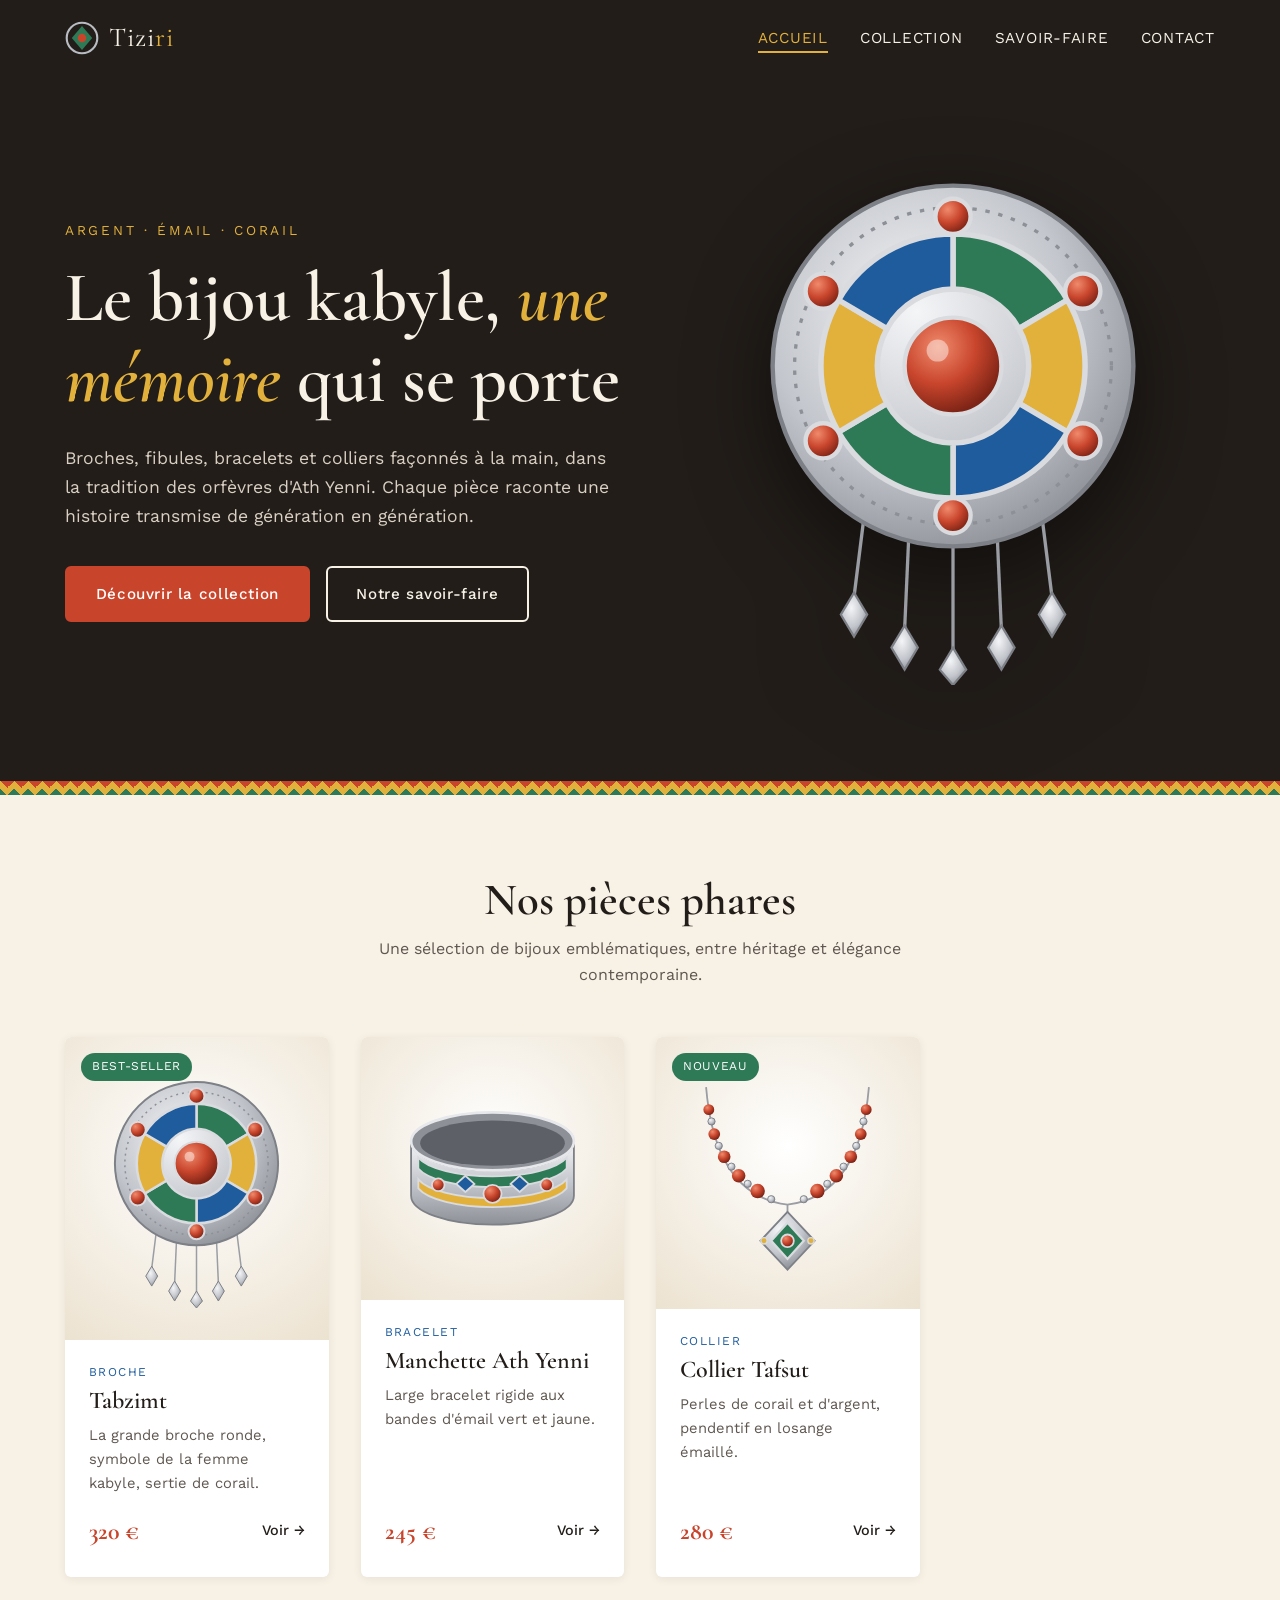
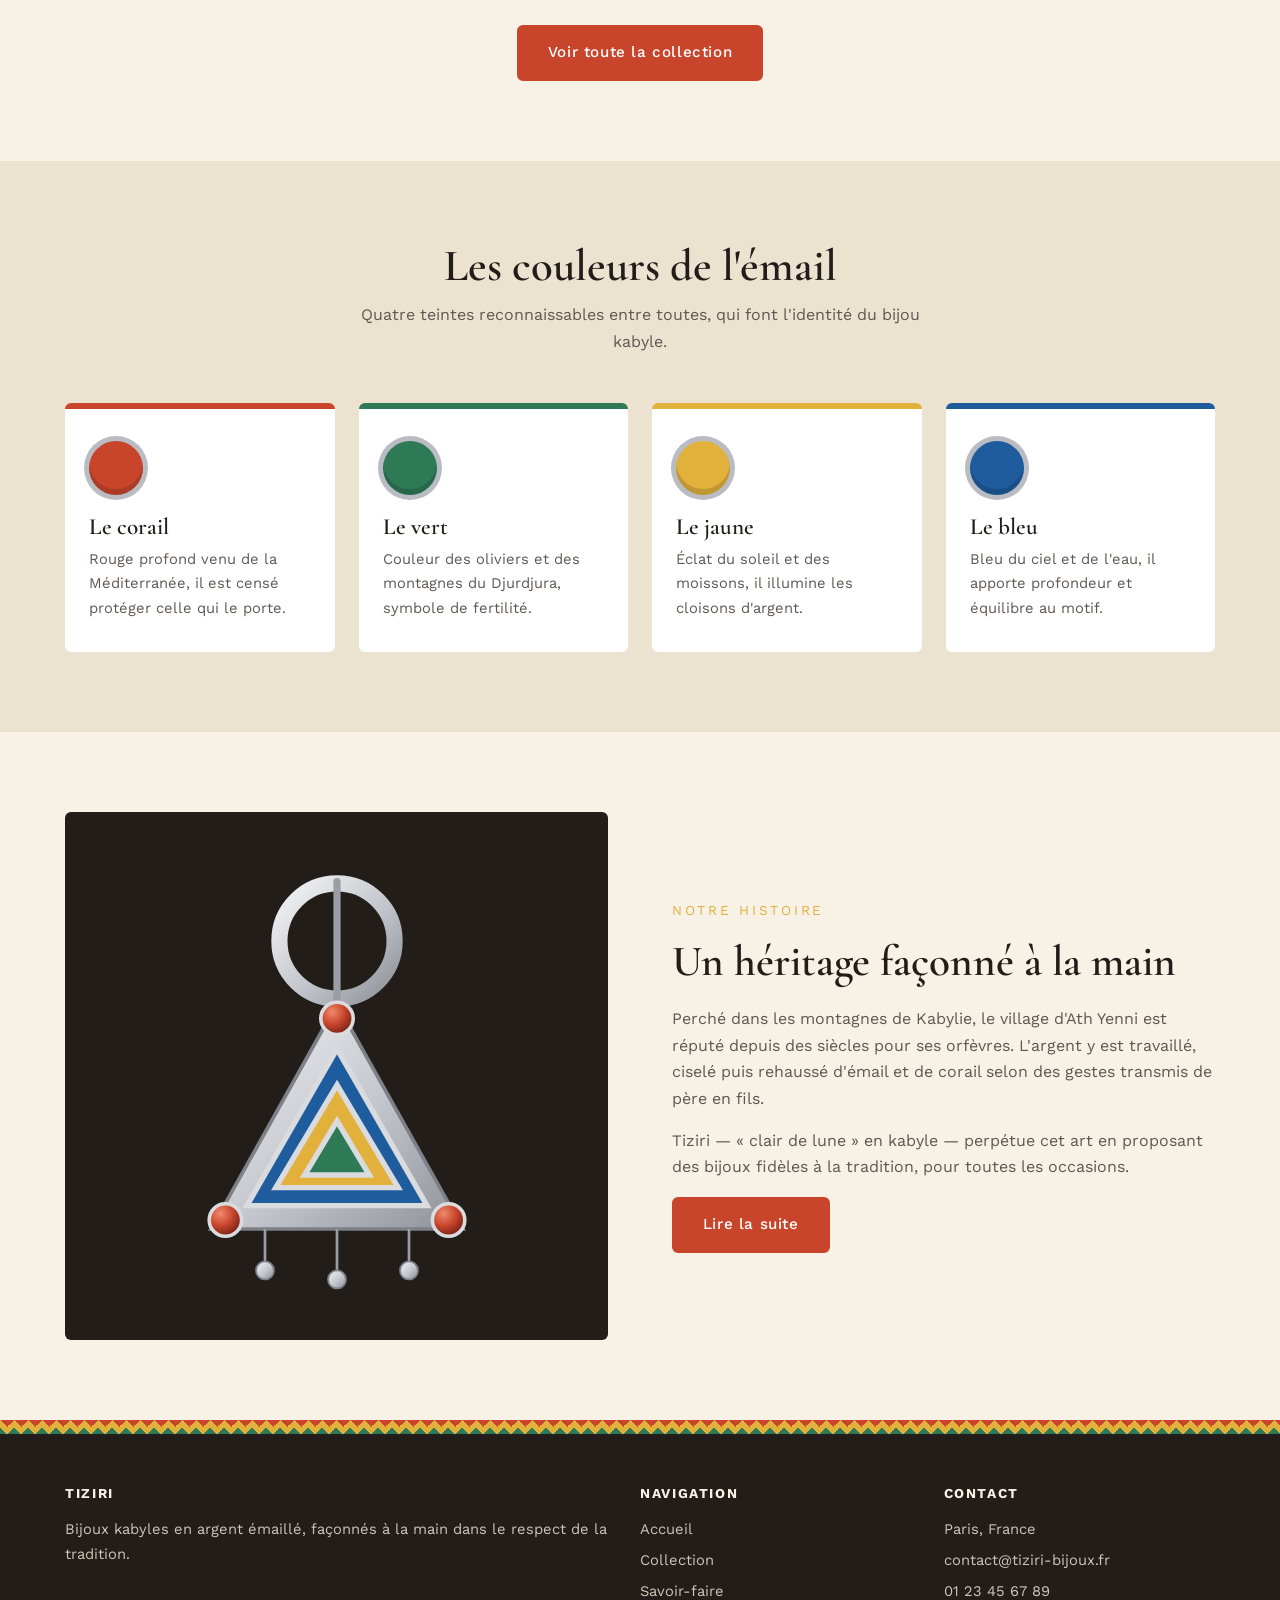
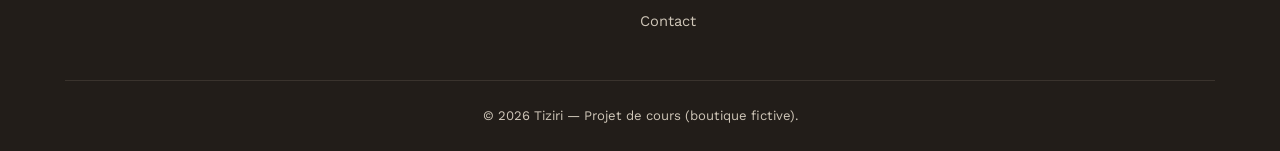
<file: index.html>
<!DOCTYPE html>
<html lang="fr">
<head>
  <meta charset="UTF-8">
  <meta name="viewport" content="width=device-width, initial-scale=1.0">
  <meta name="description" content="Tiziri, boutique de bijoux kabyles en argent émaillé et corail, inspirés du savoir-faire d'Ath Yenni.">
  <title>Tiziri — Bijoux kabyles en argent émaillé</title>

  <!-- Polices Google -->
  <link rel="preconnect" href="https://fonts.googleapis.com">
  <link rel="preconnect" href="https://fonts.gstatic.com" crossorigin>
  <link href="https://fonts.googleapis.com/css2?family=Cormorant+Garamond:ital,wght@0,600;0,700;1,600&family=Work+Sans:wght@400;500&display=swap" rel="stylesheet">

  <link rel="stylesheet" href="css/style.css">
</head>
<body>

  <!-- ===== EN-TÊTE ===== -->
  <header class="entete">
    <div class="conteneur">
      <a href="index.html" class="logo" aria-label="Tiziri, retour à l'accueil">
        <svg viewBox="0 0 40 40" aria-hidden="true">
          <circle cx="20" cy="20" r="18" fill="none" stroke="#b9bcc2" stroke-width="2.5"/>
          <path d="M20 6 L32 20 L20 34 L8 20Z" fill="#2e7a57"/>
          <circle cx="20" cy="20" r="5" fill="#c8452c"/>
        </svg>
        <span class="logo-texte">Tizi<span>ri</span></span>
      </a>

      <button class="burger" aria-label="Ouvrir le menu" aria-expanded="false">
        <span></span><span></span><span></span>
      </button>

      <nav>
        <ul class="menu">
          <li><a href="index.html" class="actif">Accueil</a></li>
          <li><a href="collection.html">Collection</a></li>
          <li><a href="savoir-faire.html">Savoir-faire</a></li>
          <li><a href="contact.html">Contact</a></li>
        </ul>
      </nav>
    </div>
  </header>

  <main>
    <!-- ===== HERO ===== -->
    <section class="hero">
      <div class="conteneur">
        <div>
          <span class="surtitre">Argent · Émail · Corail</span>
          <h1>Le bijou kabyle, <em>une mémoire</em> qui se porte</h1>
          <p>
            Broches, fibules, bracelets et colliers façonnés à la main, dans la
            tradition des orfèvres d'Ath Yenni. Chaque pièce raconte une histoire
            transmise de génération en génération.
          </p>
          <div class="actions">
            <a href="collection.html" class="bouton">Découvrir la collection</a>
            <a href="savoir-faire.html" class="bouton bouton-clair">Notre savoir-faire</a>
          </div>
        </div>
        <div class="hero-visuel">
          <img src="images/tabzimt.svg" alt="Grande broche ronde en argent, émail vert, jaune et bleu, ornée de corail">
        </div>
      </div>
    </section>
    <div class="frise" aria-hidden="true"></div>

    <!-- ===== PIÈCES PHARES ===== -->
    <section class="section">
      <div class="conteneur">
        <div class="titre-section">
          <h2>Nos pièces phares</h2>
          <p>Une sélection de bijoux emblématiques, entre héritage et élégance contemporaine.</p>
        </div>

        <div class="grille-produits">
          <article class="carte">
            <div class="carte-image">
              <span class="badge">Best-seller</span>
              <img src="images/tabzimt.svg" alt="Broche ronde Tabzimt">
            </div>
            <div class="carte-contenu">
              <span class="categorie">Broche</span>
              <h3>Tabzimt</h3>
              <p>La grande broche ronde, symbole de la femme kabyle, sertie de corail.</p>
              <div class="carte-pied">
                <span class="prix">320 €</span>
                <a href="collection.html" class="lien-fleche">Voir →</a>
              </div>
            </div>
          </article>

          <article class="carte">
            <div class="carte-image">
              <img src="images/bracelet.svg" alt="Bracelet manchette émaillé">
            </div>
            <div class="carte-contenu">
              <span class="categorie">Bracelet</span>
              <h3>Manchette Ath Yenni</h3>
              <p>Large bracelet rigide aux bandes d'émail vert et jaune.</p>
              <div class="carte-pied">
                <span class="prix">245 €</span>
                <a href="collection.html" class="lien-fleche">Voir →</a>
              </div>
            </div>
          </article>

          <article class="carte">
            <div class="carte-image">
              <span class="badge">Nouveau</span>
              <img src="images/collier.svg" alt="Collier de perles de corail avec pendentif">
            </div>
            <div class="carte-contenu">
              <span class="categorie">Collier</span>
              <h3>Collier Tafsut</h3>
              <p>Perles de corail et d'argent, pendentif en losange émaillé.</p>
              <div class="carte-pied">
                <span class="prix">280 €</span>
                <a href="collection.html" class="lien-fleche">Voir →</a>
              </div>
            </div>
          </article>
        </div>

        <div class="centre">
          <a href="collection.html" class="bouton">Voir toute la collection</a>
        </div>
      </div>
    </section>

    <!-- ===== LES COULEURS DE L'ÉMAIL ===== -->
    <section class="section section-alt">
      <div class="conteneur">
        <div class="titre-section">
          <h2>Les couleurs de l'émail</h2>
          <p>Quatre teintes reconnaissables entre toutes, qui font l'identité du bijou kabyle.</p>
        </div>

        <div class="couleurs">
          <div class="couleur" style="--teinte: var(--corail)">
            <div class="pastille"></div>
            <h3>Le corail</h3>
            <p>Rouge profond venu de la Méditerranée, il est censé protéger celle qui le porte.</p>
          </div>
          <div class="couleur" style="--teinte: var(--vert)">
            <div class="pastille"></div>
            <h3>Le vert</h3>
            <p>Couleur des oliviers et des montagnes du Djurdjura, symbole de fertilité.</p>
          </div>
          <div class="couleur" style="--teinte: var(--jaune)">
            <div class="pastille"></div>
            <h3>Le jaune</h3>
            <p>Éclat du soleil et des moissons, il illumine les cloisons d'argent.</p>
          </div>
          <div class="couleur" style="--teinte: var(--bleu)">
            <div class="pastille"></div>
            <h3>Le bleu</h3>
            <p>Bleu du ciel et de l'eau, il apporte profondeur et équilibre au motif.</p>
          </div>
        </div>
      </div>
    </section>

    <!-- ===== HISTOIRE (APERÇU) ===== -->
    <section class="section">
      <div class="conteneur deux-colonnes">
        <div class="cadre-visuel">
          <img src="images/fibule.svg" alt="Fibule triangulaire émaillée">
        </div>
        <div>
          <span class="surtitre">Notre histoire</span>
          <h2>Un héritage façonné à la main</h2>
          <p>
            Perché dans les montagnes de Kabylie, le village d'Ath Yenni est réputé
            depuis des siècles pour ses orfèvres. L'argent y est travaillé, ciselé
            puis rehaussé d'émail et de corail selon des gestes transmis de père en fils.
          </p>
          <p>
            Tiziri — « clair de lune » en kabyle — perpétue cet art en proposant des
            bijoux fidèles à la tradition, pour toutes les occasions.
          </p>
          <a href="savoir-faire.html" class="bouton">Lire la suite</a>
        </div>
      </div>
    </section>
  </main>

  <!-- ===== PIED DE PAGE ===== -->
  <footer class="pied">
    <div class="frise" aria-hidden="true" style="margin-top:-3.5rem; margin-bottom:3rem;"></div>
    <div class="conteneur">
      <div class="pied-grille">
        <div>
          <h4>Tiziri</h4>
          <p>Bijoux kabyles en argent émaillé, façonnés à la main dans le respect de la tradition.</p>
        </div>
        <div>
          <h4>Navigation</h4>
          <ul>
            <li><a href="index.html">Accueil</a></li>
            <li><a href="collection.html">Collection</a></li>
            <li><a href="savoir-faire.html">Savoir-faire</a></li>
            <li><a href="contact.html">Contact</a></li>
          </ul>
        </div>
        <div>
          <h4>Contact</h4>
          <ul>
            <li>Paris, France</li>
            <li>contact@tiziri-bijoux.fr</li>
            <li>01 23 45 67 89</li>
          </ul>
        </div>
      </div>
      <p class="copyright">© <span class="annee">2026</span> Tiziri — Projet de cours (boutique fictive).</p>
    </div>
  </footer>

  <script src="js/main.js"></script>
</body>
</html>
</file>
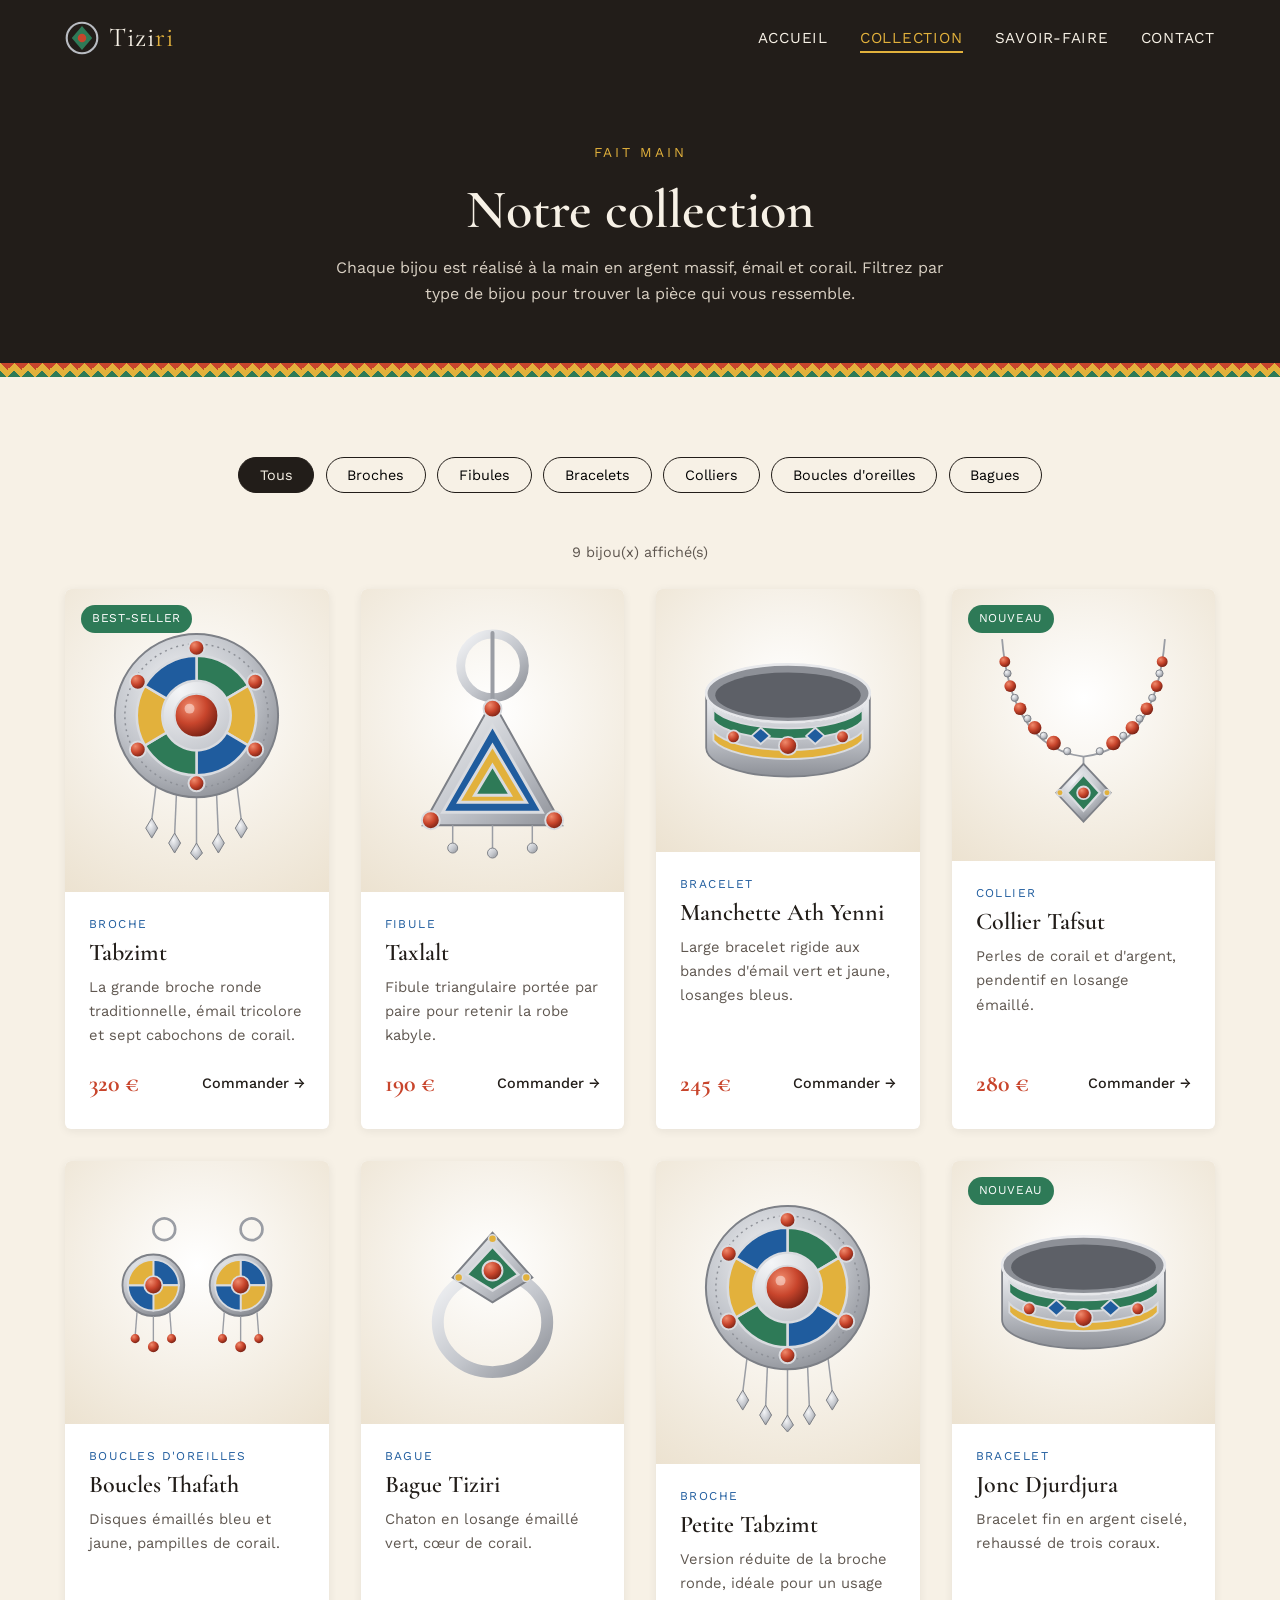
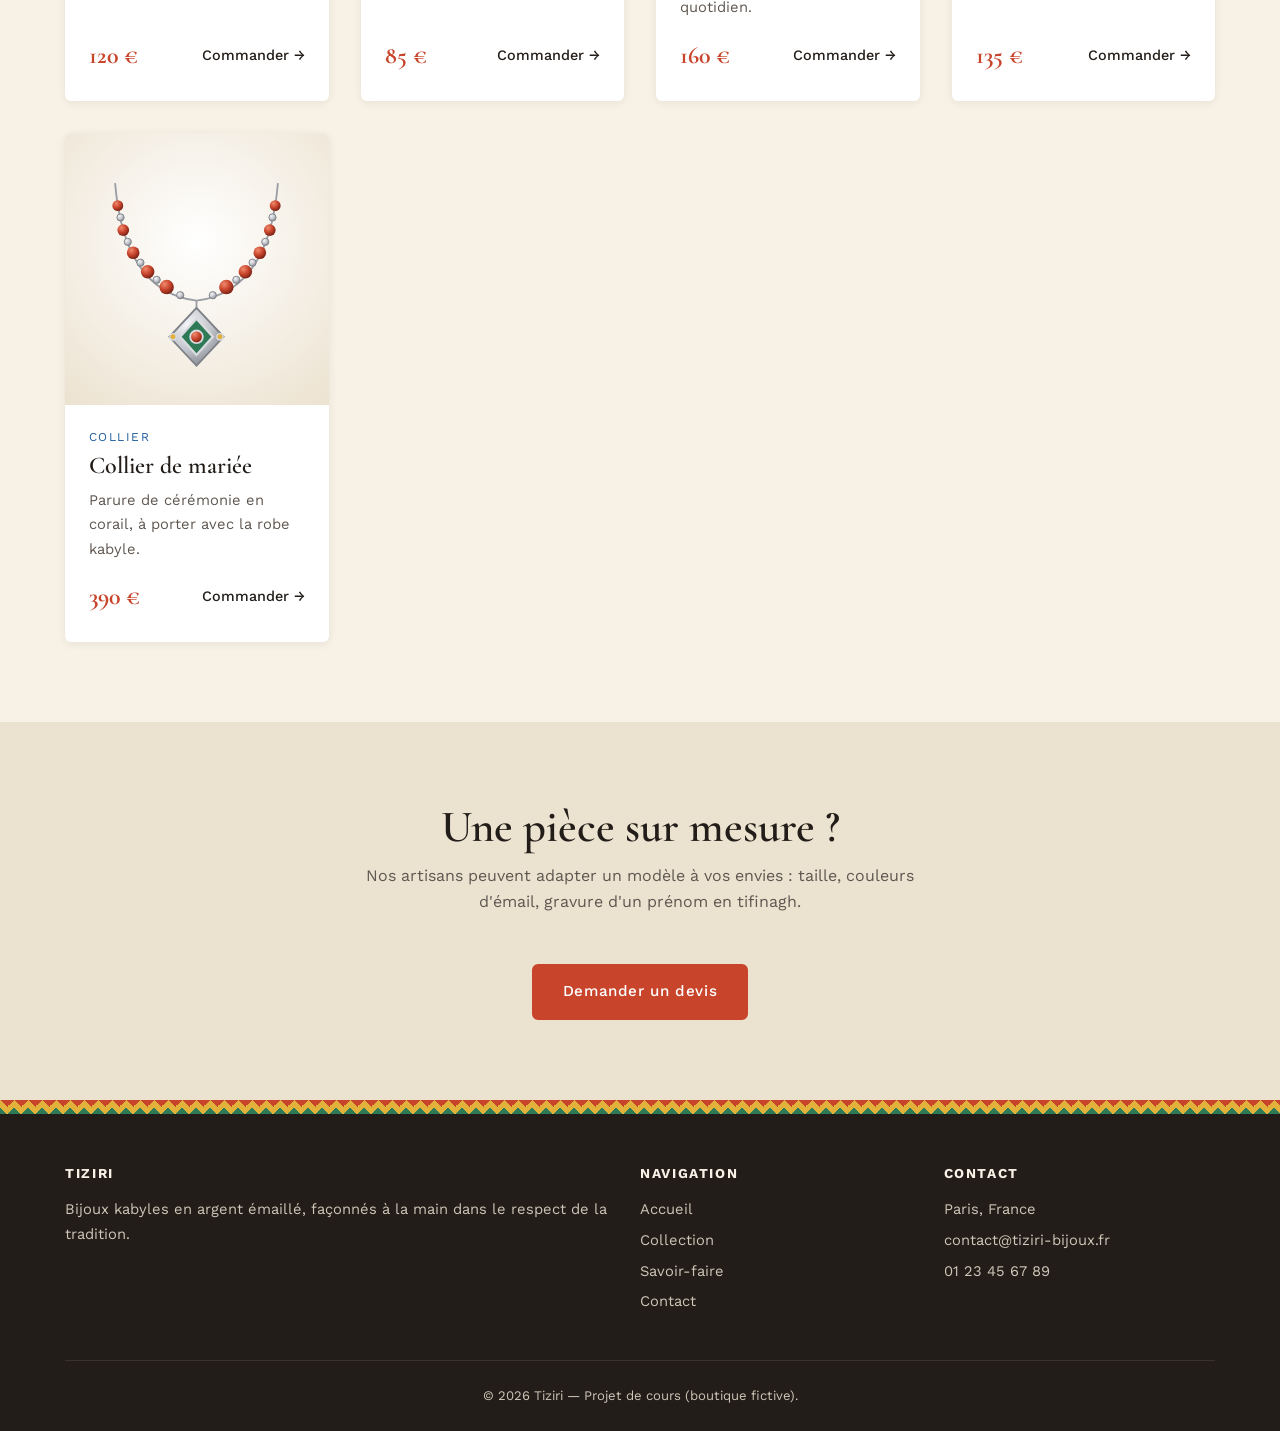
<file: collection.html>
<!DOCTYPE html>
<html lang="fr">
<head>
  <meta charset="UTF-8">
  <meta name="viewport" content="width=device-width, initial-scale=1.0">
  <meta name="description" content="Découvrez la collection Tiziri : broches, fibules, bracelets, colliers et bagues kabyles en argent émaillé.">
  <title>Collection — Tiziri, bijoux kabyles</title>

  <!-- Polices Google -->
  <link rel="preconnect" href="https://fonts.googleapis.com">
  <link rel="preconnect" href="https://fonts.gstatic.com" crossorigin>
  <link href="https://fonts.googleapis.com/css2?family=Cormorant+Garamond:ital,wght@0,600;0,700;1,600&family=Work+Sans:wght@400;500&display=swap" rel="stylesheet">

  <link rel="stylesheet" href="css/style.css">
</head>
<body>

  <!-- ===== EN-TÊTE ===== -->
  <header class="entete">
    <div class="conteneur">
      <a href="index.html" class="logo" aria-label="Tiziri, retour à l'accueil">
        <svg viewBox="0 0 40 40" aria-hidden="true">
          <circle cx="20" cy="20" r="18" fill="none" stroke="#b9bcc2" stroke-width="2.5"/>
          <path d="M20 6 L32 20 L20 34 L8 20Z" fill="#2e7a57"/>
          <circle cx="20" cy="20" r="5" fill="#c8452c"/>
        </svg>
        <span class="logo-texte">Tizi<span>ri</span></span>
      </a>

      <button class="burger" aria-label="Ouvrir le menu" aria-expanded="false">
        <span></span><span></span><span></span>
      </button>

      <nav>
        <ul class="menu">
          <li><a href="index.html">Accueil</a></li>
          <li><a href="collection.html" class="actif">Collection</a></li>
          <li><a href="savoir-faire.html">Savoir-faire</a></li>
          <li><a href="contact.html">Contact</a></li>
        </ul>
      </nav>
    </div>
  </header>

    <main>
    <section class="bandeau">
      <div class="conteneur">
        <span class="surtitre">Fait main</span>
        <h1>Notre collection</h1>
        <p>Chaque bijou est réalisé à la main en argent massif, émail et corail. Filtrez par type de bijou pour trouver la pièce qui vous ressemble.</p>
      </div>
    </section>
    <div class="frise" aria-hidden="true"></div>

    <section class="section">
      <div class="conteneur">
        <!-- Boutons de filtre : gérés par js/main.js -->
        <div class="filtres" role="group" aria-label="Filtrer par catégorie">
          <button class="filtre actif" data-filtre="tous">Tous</button>
          <button class="filtre" data-filtre="broche">Broches</button>
          <button class="filtre" data-filtre="fibule">Fibules</button>
          <button class="filtre" data-filtre="bracelet">Bracelets</button>
          <button class="filtre" data-filtre="collier">Colliers</button>
          <button class="filtre" data-filtre="boucles">Boucles d'oreilles</button>
          <button class="filtre" data-filtre="bague">Bagues</button>
        </div>

        <p class="compteur" aria-live="polite"><span id="nb-produits">9</span> bijou(x) affiché(s)</p>

        <div class="grille-produits">
          <article class="carte" data-categorie="broche">
            <div class="carte-image">
              <span class="badge">Best-seller</span>
              <img src="images/tabzimt.svg" alt="Tabzimt">
            </div>
            <div class="carte-contenu">
              <span class="categorie">Broche</span>
              <h3>Tabzimt</h3>
              <p>La grande broche ronde traditionnelle, émail tricolore et sept cabochons de corail.</p>
              <div class="carte-pied">
                <span class="prix">320 €</span>
                <a href="contact.html" class="lien-fleche">Commander →</a>
              </div>
            </div>
          </article>

          <article class="carte" data-categorie="fibule">
            <div class="carte-image">
              <img src="images/fibule.svg" alt="Taxlalt">
            </div>
            <div class="carte-contenu">
              <span class="categorie">Fibule</span>
              <h3>Taxlalt</h3>
              <p>Fibule triangulaire portée par paire pour retenir la robe kabyle.</p>
              <div class="carte-pied">
                <span class="prix">190 €</span>
                <a href="contact.html" class="lien-fleche">Commander →</a>
              </div>
            </div>
          </article>

          <article class="carte" data-categorie="bracelet">
            <div class="carte-image">
              <img src="images/bracelet.svg" alt="Manchette Ath Yenni">
            </div>
            <div class="carte-contenu">
              <span class="categorie">Bracelet</span>
              <h3>Manchette Ath Yenni</h3>
              <p>Large bracelet rigide aux bandes d'émail vert et jaune, losanges bleus.</p>
              <div class="carte-pied">
                <span class="prix">245 €</span>
                <a href="contact.html" class="lien-fleche">Commander →</a>
              </div>
            </div>
          </article>

          <article class="carte" data-categorie="collier">
            <div class="carte-image">
              <span class="badge">Nouveau</span>
              <img src="images/collier.svg" alt="Collier Tafsut">
            </div>
            <div class="carte-contenu">
              <span class="categorie">Collier</span>
              <h3>Collier Tafsut</h3>
              <p>Perles de corail et d'argent, pendentif en losange émaillé.</p>
              <div class="carte-pied">
                <span class="prix">280 €</span>
                <a href="contact.html" class="lien-fleche">Commander →</a>
              </div>
            </div>
          </article>

          <article class="carte" data-categorie="boucles">
            <div class="carte-image">
              <img src="images/boucles.svg" alt="Boucles Thafath">
            </div>
            <div class="carte-contenu">
              <span class="categorie">Boucles d'oreilles</span>
              <h3>Boucles Thafath</h3>
              <p>Disques émaillés bleu et jaune, pampilles de corail.</p>
              <div class="carte-pied">
                <span class="prix">120 €</span>
                <a href="contact.html" class="lien-fleche">Commander →</a>
              </div>
            </div>
          </article>

          <article class="carte" data-categorie="bague">
            <div class="carte-image">
              <img src="images/bague.svg" alt="Bague Tiziri">
            </div>
            <div class="carte-contenu">
              <span class="categorie">Bague</span>
              <h3>Bague Tiziri</h3>
              <p>Chaton en losange émaillé vert, cœur de corail.</p>
              <div class="carte-pied">
                <span class="prix">85 €</span>
                <a href="contact.html" class="lien-fleche">Commander →</a>
              </div>
            </div>
          </article>

          <article class="carte" data-categorie="broche">
            <div class="carte-image">
              <img src="images/tabzimt.svg" alt="Petite Tabzimt">
            </div>
            <div class="carte-contenu">
              <span class="categorie">Broche</span>
              <h3>Petite Tabzimt</h3>
              <p>Version réduite de la broche ronde, idéale pour un usage quotidien.</p>
              <div class="carte-pied">
                <span class="prix">160 €</span>
                <a href="contact.html" class="lien-fleche">Commander →</a>
              </div>
            </div>
          </article>

          <article class="carte" data-categorie="bracelet">
            <div class="carte-image">
              <span class="badge">Nouveau</span>
              <img src="images/bracelet.svg" alt="Jonc Djurdjura">
            </div>
            <div class="carte-contenu">
              <span class="categorie">Bracelet</span>
              <h3>Jonc Djurdjura</h3>
              <p>Bracelet fin en argent ciselé, rehaussé de trois coraux.</p>
              <div class="carte-pied">
                <span class="prix">135 €</span>
                <a href="contact.html" class="lien-fleche">Commander →</a>
              </div>
            </div>
          </article>

          <article class="carte" data-categorie="collier">
            <div class="carte-image">
              <img src="images/collier.svg" alt="Collier de mariée">
            </div>
            <div class="carte-contenu">
              <span class="categorie">Collier</span>
              <h3>Collier de mariée</h3>
              <p>Parure de cérémonie en corail, à porter avec la robe kabyle.</p>
              <div class="carte-pied">
                <span class="prix">390 €</span>
                <a href="contact.html" class="lien-fleche">Commander →</a>
              </div>
            </div>
          </article>
        </div>
      </div>
    </section>

    <section class="section section-alt">
      <div class="conteneur">
        <div class="titre-section">
          <h2>Une pièce sur mesure ?</h2>
          <p>Nos artisans peuvent adapter un modèle à vos envies : taille, couleurs d'émail, gravure d'un prénom en tifinagh.</p>
        </div>
        <div class="centre" style="margin-top:0">
          <a href="contact.html" class="bouton">Demander un devis</a>
        </div>
      </div>
    </section>
  </main>

  <!-- ===== PIED DE PAGE ===== -->
  <footer class="pied">
    <div class="frise" aria-hidden="true" style="margin-top:-3.5rem; margin-bottom:3rem;"></div>
    <div class="conteneur">
      <div class="pied-grille">
        <div>
          <h4>Tiziri</h4>
          <p>Bijoux kabyles en argent émaillé, façonnés à la main dans le respect de la tradition.</p>
        </div>
        <div>
          <h4>Navigation</h4>
          <ul>
            <li><a href="index.html">Accueil</a></li>
            <li><a href="collection.html">Collection</a></li>
            <li><a href="savoir-faire.html">Savoir-faire</a></li>
            <li><a href="contact.html">Contact</a></li>
          </ul>
        </div>
        <div>
          <h4>Contact</h4>
          <ul>
            <li>Paris, France</li>
            <li>contact@tiziri-bijoux.fr</li>
            <li>01 23 45 67 89</li>
          </ul>
        </div>
      </div>
      <p class="copyright">© <span class="annee">2026</span> Tiziri — Projet de cours (boutique fictive).</p>
    </div>
  </footer>

  <script src="js/main.js"></script>
</body>
</html>
</file>
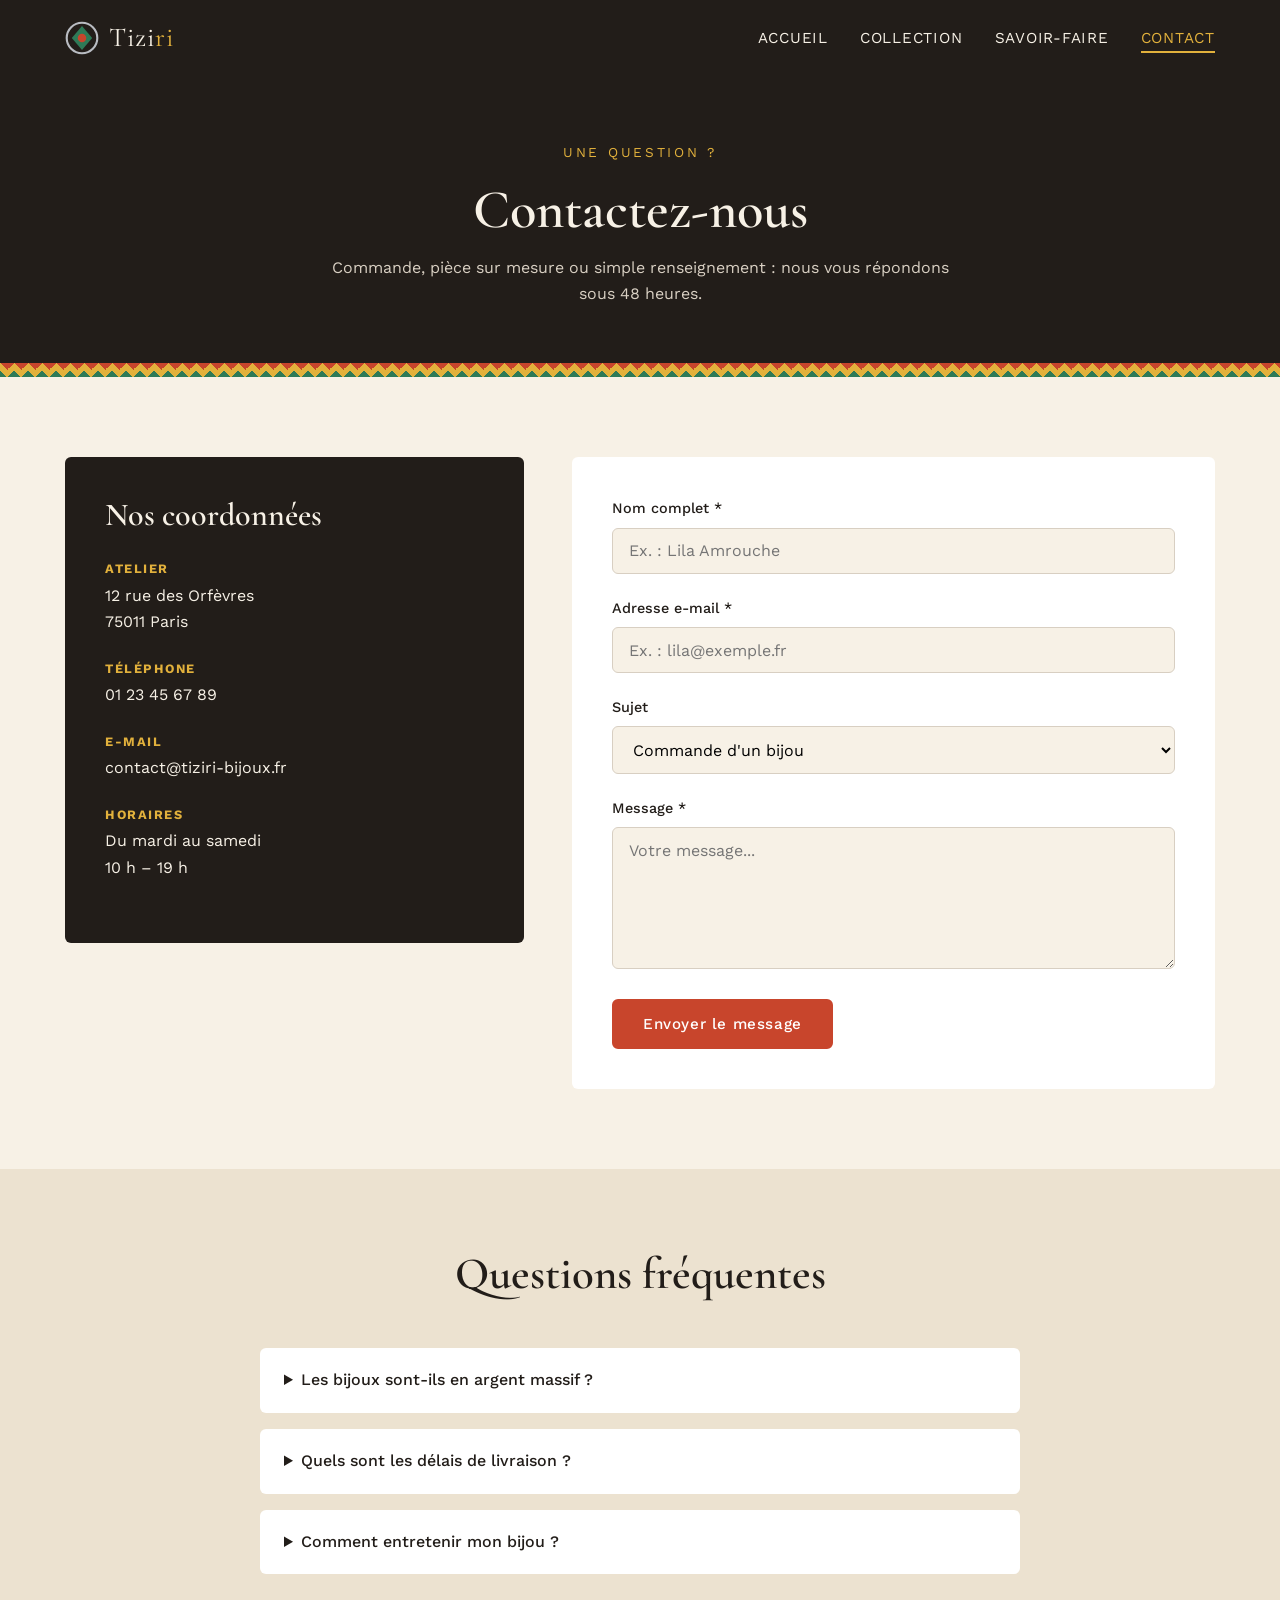
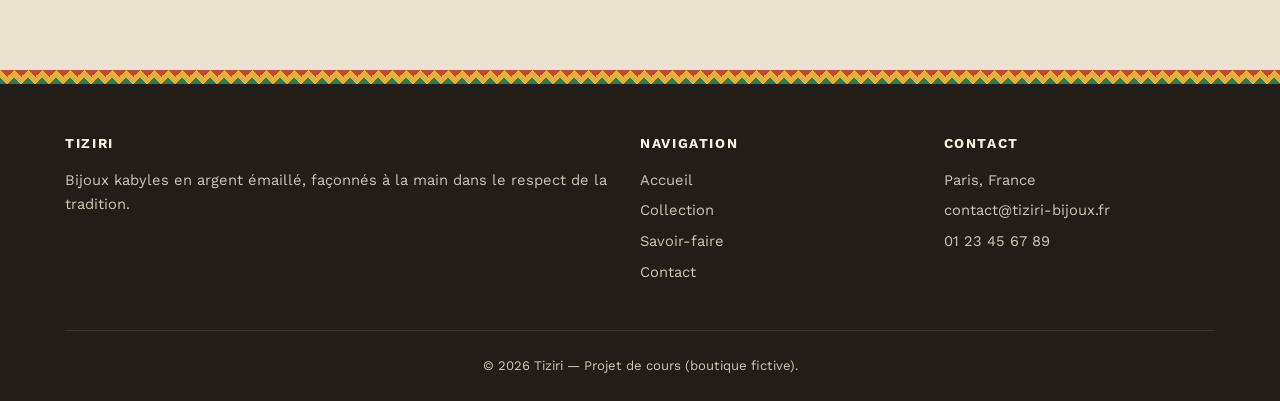
<file: contact.html>
<!DOCTYPE html>
<html lang="fr">
<head>
  <meta charset="UTF-8">
  <meta name="viewport" content="width=device-width, initial-scale=1.0">
  <meta name="description" content="Contactez Tiziri pour une commande, une pièce sur mesure ou un renseignement sur nos bijoux kabyles.">
  <title>Contact — Tiziri, bijoux kabyles</title>

  <!-- Polices Google -->
  <link rel="preconnect" href="https://fonts.googleapis.com">
  <link rel="preconnect" href="https://fonts.gstatic.com" crossorigin>
  <link href="https://fonts.googleapis.com/css2?family=Cormorant+Garamond:ital,wght@0,600;0,700;1,600&family=Work+Sans:wght@400;500&display=swap" rel="stylesheet">

  <link rel="stylesheet" href="css/style.css">
</head>
<body>

  <!-- ===== EN-TÊTE ===== -->
  <header class="entete">
    <div class="conteneur">
      <a href="index.html" class="logo" aria-label="Tiziri, retour à l'accueil">
        <svg viewBox="0 0 40 40" aria-hidden="true">
          <circle cx="20" cy="20" r="18" fill="none" stroke="#b9bcc2" stroke-width="2.5"/>
          <path d="M20 6 L32 20 L20 34 L8 20Z" fill="#2e7a57"/>
          <circle cx="20" cy="20" r="5" fill="#c8452c"/>
        </svg>
        <span class="logo-texte">Tizi<span>ri</span></span>
      </a>

      <button class="burger" aria-label="Ouvrir le menu" aria-expanded="false">
        <span></span><span></span><span></span>
      </button>

      <nav>
        <ul class="menu">
          <li><a href="index.html">Accueil</a></li>
          <li><a href="collection.html">Collection</a></li>
          <li><a href="savoir-faire.html">Savoir-faire</a></li>
          <li><a href="contact.html" class="actif">Contact</a></li>
        </ul>
      </nav>
    </div>
  </header>

    <main>
    <section class="bandeau">
      <div class="conteneur">
        <span class="surtitre">Une question ?</span>
        <h1>Contactez-nous</h1>
        <p>Commande, pièce sur mesure ou simple renseignement : nous vous répondons sous 48 heures.</p>
      </div>
    </section>
    <div class="frise" aria-hidden="true"></div>

    <section class="section">
      <div class="conteneur contact-grille">
        <aside class="infos">
          <h2>Nos coordonnées</h2>
          <div class="info">
            <strong>Atelier</strong>
            12 rue des Orfèvres<br>75011 Paris
          </div>
          <div class="info">
            <strong>Téléphone</strong>
            01 23 45 67 89
          </div>
          <div class="info">
            <strong>E-mail</strong>
            contact@tiziri-bijoux.fr
          </div>
          <div class="info">
            <strong>Horaires</strong>
            Du mardi au samedi<br>10 h – 19 h
          </div>
        </aside>

        <!-- novalidate : la vérification est faite en JavaScript (js/main.js) -->
        <form class="formulaire" id="formulaire-contact" novalidate>
          <div class="champ">
            <label for="nom">Nom complet *</label>
            <input type="text" id="nom" name="nom" placeholder="Ex. : Lila Amrouche">
            <span class="message-erreur">Veuillez indiquer votre nom (2 caractères minimum).</span>
          </div>

          <div class="champ">
            <label for="email">Adresse e-mail *</label>
            <input type="email" id="email" name="email" placeholder="Ex. : lila@exemple.fr">
            <span class="message-erreur">Veuillez saisir une adresse e-mail valide.</span>
          </div>

          <div class="champ">
            <label for="sujet">Sujet</label>
            <select id="sujet" name="sujet">
              <option value="commande">Commande d'un bijou</option>
              <option value="sur-mesure">Pièce sur mesure</option>
              <option value="info">Renseignement</option>
              <option value="autre">Autre</option>
            </select>
          </div>

          <div class="champ">
            <label for="message">Message *</label>
            <textarea id="message" name="message" rows="6" placeholder="Votre message..."></textarea>
            <span class="message-erreur">Votre message doit contenir au moins 10 caractères.</span>
          </div>

          <button type="submit" class="bouton">Envoyer le message</button>
          <p class="confirmation" id="confirmation" role="status"></p>
        </form>
      </div>
    </section>

    <!-- FAQ -->
    <section class="section section-alt">
      <div class="conteneur">
        <div class="titre-section">
          <h2>Questions fréquentes</h2>
        </div>
        <div class="faq">
          <details>
            <summary>Les bijoux sont-ils en argent massif ?</summary>
            <p>Oui, toutes nos pièces sont réalisées en argent massif 925, rehaussé d'émail et de corail.</p>
          </details>
          <details>
            <summary>Quels sont les délais de livraison ?</summary>
            <p>Comptez 3 à 5 jours pour une pièce en stock et 3 à 4 semaines pour une création sur mesure.</p>
          </details>
          <details>
            <summary>Comment entretenir mon bijou ?</summary>
            <p>Évitez le contact avec l'eau et les parfums. Nettoyez l'argent avec un chiffon doux et rangez le bijou à l'abri de l'air.</p>
          </details>
        </div>
      </div>
    </section>
  </main>

  <!-- ===== PIED DE PAGE ===== -->
  <footer class="pied">
    <div class="frise" aria-hidden="true" style="margin-top:-3.5rem; margin-bottom:3rem;"></div>
    <div class="conteneur">
      <div class="pied-grille">
        <div>
          <h4>Tiziri</h4>
          <p>Bijoux kabyles en argent émaillé, façonnés à la main dans le respect de la tradition.</p>
        </div>
        <div>
          <h4>Navigation</h4>
          <ul>
            <li><a href="index.html">Accueil</a></li>
            <li><a href="collection.html">Collection</a></li>
            <li><a href="savoir-faire.html">Savoir-faire</a></li>
            <li><a href="contact.html">Contact</a></li>
          </ul>
        </div>
        <div>
          <h4>Contact</h4>
          <ul>
            <li>Paris, France</li>
            <li>contact@tiziri-bijoux.fr</li>
            <li>01 23 45 67 89</li>
          </ul>
        </div>
      </div>
      <p class="copyright">© <span class="annee">2026</span> Tiziri — Projet de cours (boutique fictive).</p>
    </div>
  </footer>

  <script src="js/main.js"></script>
</body>
</html>
</file>
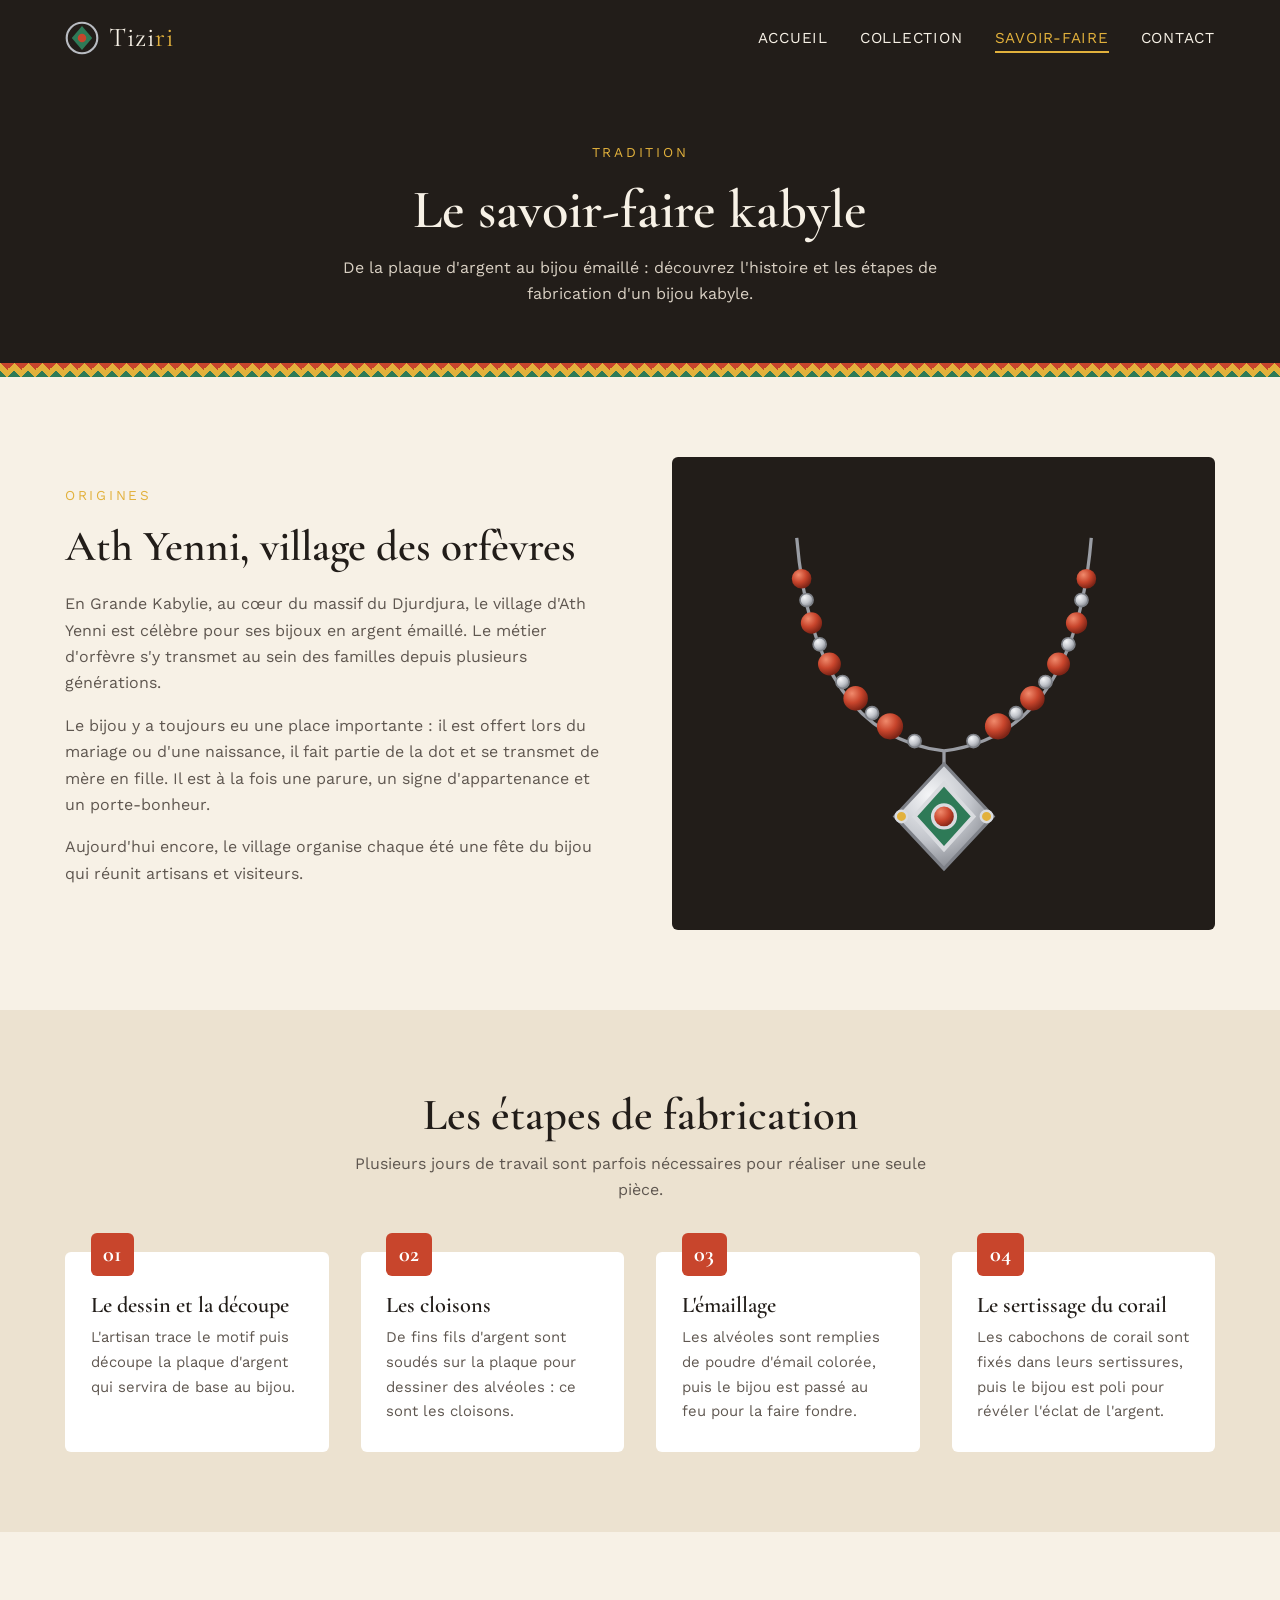
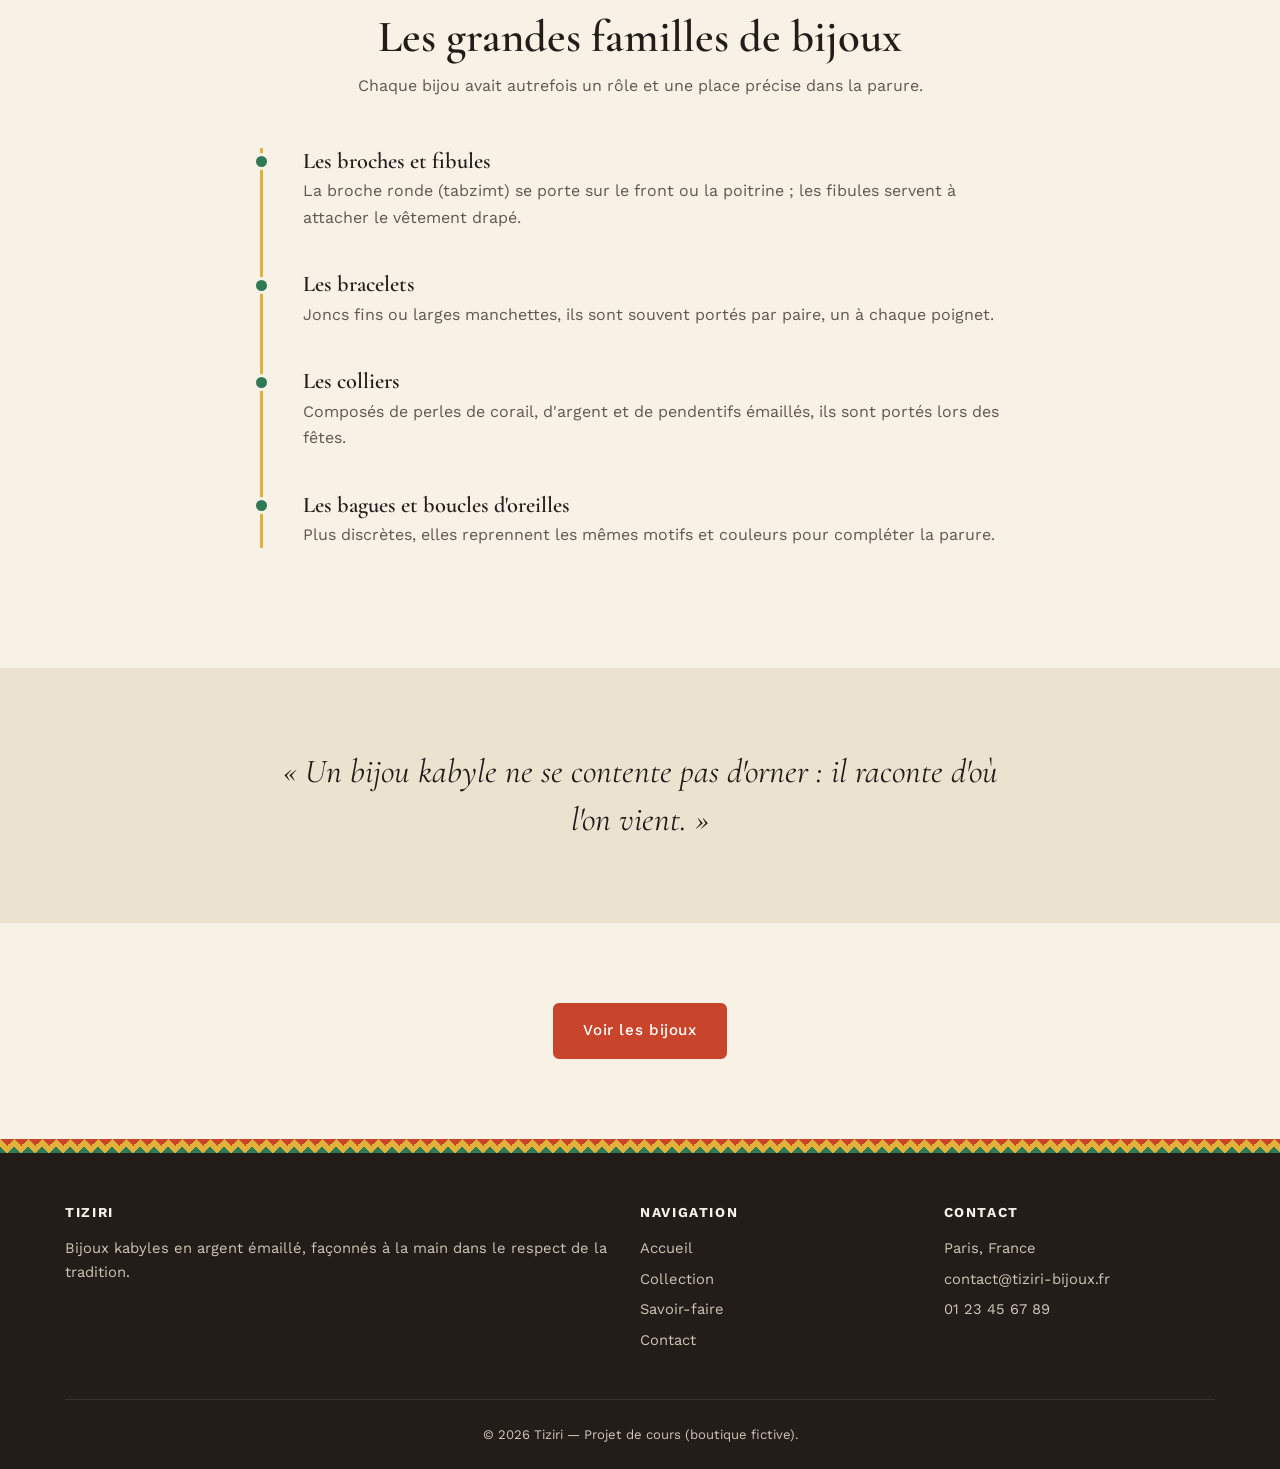
<file: savoir-faire.html>
<!DOCTYPE html>
<html lang="fr">
<head>
  <meta charset="UTF-8">
  <meta name="viewport" content="width=device-width, initial-scale=1.0">
  <meta name="description" content="L'histoire du bijou kabyle d'Ath Yenni et les étapes de sa fabrication : cloisons, émail et corail.">
  <title>Savoir-faire — Tiziri, bijoux kabyles</title>

  <!-- Polices Google -->
  <link rel="preconnect" href="https://fonts.googleapis.com">
  <link rel="preconnect" href="https://fonts.gstatic.com" crossorigin>
  <link href="https://fonts.googleapis.com/css2?family=Cormorant+Garamond:ital,wght@0,600;0,700;1,600&family=Work+Sans:wght@400;500&display=swap" rel="stylesheet">

  <link rel="stylesheet" href="css/style.css">
</head>
<body>

  <!-- ===== EN-TÊTE ===== -->
  <header class="entete">
    <div class="conteneur">
      <a href="index.html" class="logo" aria-label="Tiziri, retour à l'accueil">
        <svg viewBox="0 0 40 40" aria-hidden="true">
          <circle cx="20" cy="20" r="18" fill="none" stroke="#b9bcc2" stroke-width="2.5"/>
          <path d="M20 6 L32 20 L20 34 L8 20Z" fill="#2e7a57"/>
          <circle cx="20" cy="20" r="5" fill="#c8452c"/>
        </svg>
        <span class="logo-texte">Tizi<span>ri</span></span>
      </a>

      <button class="burger" aria-label="Ouvrir le menu" aria-expanded="false">
        <span></span><span></span><span></span>
      </button>

      <nav>
        <ul class="menu">
          <li><a href="index.html">Accueil</a></li>
          <li><a href="collection.html">Collection</a></li>
          <li><a href="savoir-faire.html" class="actif">Savoir-faire</a></li>
          <li><a href="contact.html">Contact</a></li>
        </ul>
      </nav>
    </div>
  </header>

    <main>
    <section class="bandeau">
      <div class="conteneur">
        <span class="surtitre">Tradition</span>
        <h1>Le savoir-faire kabyle</h1>
        <p>De la plaque d'argent au bijou émaillé : découvrez l'histoire et les étapes de fabrication d'un bijou kabyle.</p>
      </div>
    </section>
    <div class="frise" aria-hidden="true"></div>

    <!-- Origines -->
    <section class="section">
      <div class="conteneur deux-colonnes">
        <div>
          <span class="surtitre">Origines</span>
          <h2>Ath Yenni, village des orfèvres</h2>
          <p>
            En Grande Kabylie, au cœur du massif du Djurdjura, le village d'Ath Yenni
            est célèbre pour ses bijoux en argent émaillé. Le métier d'orfèvre s'y transmet
            au sein des familles depuis plusieurs générations.
          </p>
          <p>
            Le bijou y a toujours eu une place importante : il est offert lors du mariage
            ou d'une naissance, il fait partie de la dot et se transmet de mère en fille.
            Il est à la fois une parure, un signe d'appartenance et un porte-bonheur.
          </p>
          <p>
            Aujourd'hui encore, le village organise chaque été une fête du bijou qui
            réunit artisans et visiteurs.
          </p>
        </div>
        <div class="cadre-visuel">
          <img src="images/collier.svg" alt="Collier de corail et d'argent">
        </div>
      </div>
    </section>

    <!-- Étapes de fabrication -->
    <section class="section section-alt">
      <div class="conteneur">
        <div class="titre-section">
          <h2>Les étapes de fabrication</h2>
          <p>Plusieurs jours de travail sont parfois nécessaires pour réaliser une seule pièce.</p>
        </div>

        <div class="etapes">
          <div class="etape">
            <h3>Le dessin et la découpe</h3>
            <p>L'artisan trace le motif puis découpe la plaque d'argent qui servira de base au bijou.</p>
          </div>
          <div class="etape">
            <h3>Les cloisons</h3>
            <p>De fins fils d'argent sont soudés sur la plaque pour dessiner des alvéoles : ce sont les cloisons.</p>
          </div>
          <div class="etape">
            <h3>L'émaillage</h3>
            <p>Les alvéoles sont remplies de poudre d'émail colorée, puis le bijou est passé au feu pour la faire fondre.</p>
          </div>
          <div class="etape">
            <h3>Le sertissage du corail</h3>
            <p>Les cabochons de corail sont fixés dans leurs sertissures, puis le bijou est poli pour révéler l'éclat de l'argent.</p>
          </div>
        </div>
      </div>
    </section>

    <!-- Les bijoux traditionnels -->
    <section class="section">
      <div class="conteneur">
        <div class="titre-section">
          <h2>Les grandes familles de bijoux</h2>
          <p>Chaque bijou avait autrefois un rôle et une place précise dans la parure.</p>
        </div>

        <div class="chronologie">
          <div class="date">
            <h3>Les broches et fibules</h3>
            <p>La broche ronde (tabzimt) se porte sur le front ou la poitrine ; les fibules servent à attacher le vêtement drapé.</p>
          </div>
          <div class="date">
            <h3>Les bracelets</h3>
            <p>Joncs fins ou larges manchettes, ils sont souvent portés par paire, un à chaque poignet.</p>
          </div>
          <div class="date">
            <h3>Les colliers</h3>
            <p>Composés de perles de corail, d'argent et de pendentifs émaillés, ils sont portés lors des fêtes.</p>
          </div>
          <div class="date">
            <h3>Les bagues et boucles d'oreilles</h3>
            <p>Plus discrètes, elles reprennent les mêmes motifs et couleurs pour compléter la parure.</p>
          </div>
        </div>
      </div>
    </section>

    <!-- Citation -->
    <section class="section section-alt">
      <div class="conteneur">
        <p class="citation">« Un bijou kabyle ne se contente pas d'orner : il raconte d'où l'on vient. »</p>
      </div>
    </section>

    <section class="section">
      <div class="conteneur centre" style="margin-top:0">
        <a href="collection.html" class="bouton">Voir les bijoux</a>
      </div>
    </section>
  </main>

  <!-- ===== PIED DE PAGE ===== -->
  <footer class="pied">
    <div class="frise" aria-hidden="true" style="margin-top:-3.5rem; margin-bottom:3rem;"></div>
    <div class="conteneur">
      <div class="pied-grille">
        <div>
          <h4>Tiziri</h4>
          <p>Bijoux kabyles en argent émaillé, façonnés à la main dans le respect de la tradition.</p>
        </div>
        <div>
          <h4>Navigation</h4>
          <ul>
            <li><a href="index.html">Accueil</a></li>
            <li><a href="collection.html">Collection</a></li>
            <li><a href="savoir-faire.html">Savoir-faire</a></li>
            <li><a href="contact.html">Contact</a></li>
          </ul>
        </div>
        <div>
          <h4>Contact</h4>
          <ul>
            <li>Paris, France</li>
            <li>contact@tiziri-bijoux.fr</li>
            <li>01 23 45 67 89</li>
          </ul>
        </div>
      </div>
      <p class="copyright">© <span class="annee">2026</span> Tiziri — Projet de cours (boutique fictive).</p>
    </div>
  </footer>

  <script src="js/main.js"></script>
</body>
</html>
</file>
<file: css/style.css>
/* =========================================================
   Tiziri — Bijoux kabyles
   Feuille de style commune à toutes les pages
   ========================================================= */

/* ---------- 1. Variables (couleurs de l'émail kabyle) ---------- */
:root {
  --creme: #f7f1e6;
  --sable: #ece2d0;
  --argent: #b9bcc2;
  --encre: #221d19;
  --gris: #5f5750;
  --corail: #c8452c;
  --jaune: #e2b13c;
  --vert: #2e7a57;
  --bleu: #1f5c9e;

  --police-titre: "Cormorant Garamond", Georgia, serif;
  --police-texte: "Work Sans", Arial, sans-serif;

  --largeur-max: 1150px;
  --rayon: 6px;
}

/* ---------- 2. Réinitialisation de base ---------- */
*,
*::before,
*::after {
  box-sizing: border-box;
  margin: 0;
  padding: 0;
}

html {
  scroll-behavior: smooth;
}

body {
  font-family: var(--police-texte);
  font-size: 1rem;
  line-height: 1.65;
  color: var(--encre);
  background-color: var(--creme);
}

img {
  display: block;
  max-width: 100%;
}

a {
  color: inherit;
}

h1,
h2,
h3 {
  font-family: var(--police-titre);
  font-weight: 600;
  line-height: 1.15;
}

.conteneur {
  width: 90%;
  max-width: var(--largeur-max);
  margin: 0 auto;
}

/* Frise de losanges inspirée des motifs berbères */
.frise {
  height: 14px;
  background:
    linear-gradient(135deg, var(--corail) 25%, transparent 25%) -7px 0 / 14px 14px,
    linear-gradient(225deg, var(--corail) 25%, transparent 25%) -7px 0 / 14px 14px,
    linear-gradient(315deg, var(--vert) 25%, transparent 25%) 0 0 / 14px 14px,
    linear-gradient(45deg, var(--vert) 25%, var(--jaune) 25%) 0 0 / 14px 14px;
}

/* ---------- 3. En-tête et navigation ---------- */
.entete {
  position: sticky;
  top: 0;
  z-index: 100;
  background-color: var(--encre);
  color: var(--creme);
}

.entete .conteneur {
  display: flex;
  align-items: center;
  justify-content: space-between;
  padding: 1rem 0;
}

.logo {
  display: flex;
  align-items: center;
  gap: 0.6rem;
  text-decoration: none;
  font-family: var(--police-titre);
  font-size: 1.7rem;
  letter-spacing: 0.04em;
}

.logo-texte span {
  color: var(--jaune);
}

.logo svg {
  width: 34px;
  height: 34px;
}

.menu {
  display: flex;
  list-style: none;
  gap: 2rem;
}

.menu a {
  text-decoration: none;
  font-size: 0.95rem;
  letter-spacing: 0.05em;
  text-transform: uppercase;
  padding-bottom: 4px;
  border-bottom: 2px solid transparent;
  transition: border-color 0.2s, color 0.2s;
}

.menu a:hover,
.menu a.actif {
  color: var(--jaune);
  border-bottom-color: var(--jaune);
}

/* Bouton burger (visible seulement sur mobile) */
.burger {
  display: none;
  background: none;
  border: none;
  cursor: pointer;
  padding: 0.4rem;
}

.burger span {
  display: block;
  width: 26px;
  height: 2px;
  margin: 6px 0;
  background-color: var(--creme);
  transition: transform 0.3s, opacity 0.3s;
}

.burger.ouvert span:nth-child(1) {
  transform: translateY(8px) rotate(45deg);
}
.burger.ouvert span:nth-child(2) {
  opacity: 0;
}
.burger.ouvert span:nth-child(3) {
  transform: translateY(-8px) rotate(-45deg);
}

/* ---------- 4. Boutons ---------- */
.bouton {
  display: inline-block;
  padding: 0.85rem 1.8rem;
  border: 2px solid var(--corail);
  border-radius: var(--rayon);
  background-color: var(--corail);
  color: #fff;
  font-family: var(--police-texte);
  font-size: 0.95rem;
  font-weight: 500;
  letter-spacing: 0.04em;
  text-decoration: none;
  cursor: pointer;
  transition: background-color 0.2s, color 0.2s;
}

.bouton:hover {
  background-color: transparent;
  color: var(--corail);
}

.bouton-clair {
  background-color: transparent;
  border-color: var(--creme);
  color: var(--creme);
}

.bouton-clair:hover {
  background-color: var(--creme);
  color: var(--encre);
}

/* ---------- 5. Bandeau d'accueil (hero) ---------- */
.hero {
  background-color: var(--encre);
  color: var(--creme);
  padding: 5rem 0 6rem;
  overflow: hidden;
}

.hero .conteneur {
  display: grid;
  grid-template-columns: 1.1fr 1fr;
  align-items: center;
  gap: 3rem;
}

.surtitre {
  display: block;
  margin-bottom: 1rem;
  font-size: 0.85rem;
  letter-spacing: 0.2em;
  text-transform: uppercase;
  color: var(--jaune);
}

.hero h1 {
  font-size: clamp(2.6rem, 6vw, 4.4rem);
  margin-bottom: 1.5rem;
}

.hero h1 em {
  color: var(--jaune);
  font-style: italic;
}

.hero p {
  max-width: 34rem;
  margin-bottom: 2.2rem;
  color: #d9d0c3;
  font-size: 1.1rem;
}

.hero .actions {
  display: flex;
  flex-wrap: wrap;
  gap: 1rem;
}

.hero-visuel {
  position: relative;
}

.hero-visuel img {
  width: 100%;
  max-width: 440px;
  margin: 0 auto;
  filter: drop-shadow(0 25px 40px rgba(0, 0, 0, 0.5));
  animation: flotter 6s ease-in-out infinite;
}

@keyframes flotter {
  0%, 100% { transform: translateY(0) rotate(0deg); }
  50% { transform: translateY(-14px) rotate(3deg); }
}

/* Bandeau de titre pour les pages secondaires */
.bandeau {
  background-color: var(--encre);
  color: var(--creme);
  padding: 4rem 0 3.5rem;
  text-align: center;
}

.bandeau h1 {
  font-size: clamp(2.3rem, 5vw, 3.4rem);
  margin-bottom: 0.8rem;
}

.bandeau p {
  max-width: 40rem;
  margin: 0 auto;
  color: #d9d0c3;
}

/* ---------- 6. Sections génériques ---------- */
.section {
  padding: 5rem 0;
}

.section-alt {
  background-color: var(--sable);
}

.titre-section {
  text-align: center;
  margin-bottom: 3rem;
}

.titre-section h2 {
  font-size: clamp(2rem, 4vw, 2.8rem);
  margin-bottom: 0.6rem;
}

.titre-section p {
  max-width: 38rem;
  margin: 0 auto;
  color: var(--gris);
}

/* ---------- 7. Cartes produits ---------- */
.grille-produits {
  display: grid;
  grid-template-columns: repeat(auto-fill, minmax(250px, 1fr));
  gap: 2rem;
}

.carte {
  display: flex;
  flex-direction: column;
  background-color: #fff;
  border-radius: var(--rayon);
  overflow: hidden;
  box-shadow: 0 2px 10px rgba(34, 29, 25, 0.07);
  transition: transform 0.25s, box-shadow 0.25s;
}

.carte:hover {
  transform: translateY(-6px);
  box-shadow: 0 14px 28px rgba(34, 29, 25, 0.13);
}

.carte-image {
  position: relative;
  aspect-ratio: 1 / 1;
  display: flex;
  align-items: center;
  justify-content: center;
  padding: 2rem;
  background: radial-gradient(circle at 50% 40%, #fff 0%, var(--sable) 100%);
}

.carte-image img {
  max-height: 100%;
  transition: transform 0.4s;
}

.carte:hover .carte-image img {
  transform: scale(1.06);
}

.badge {
  position: absolute;
  top: 1rem;
  left: 1rem;
  padding: 0.25rem 0.7rem;
  border-radius: 20px;
  background-color: var(--vert);
  color: #fff;
  font-size: 0.75rem;
  letter-spacing: 0.05em;
  text-transform: uppercase;
}

.carte-contenu {
  display: flex;
  flex-direction: column;
  flex-grow: 1;
  padding: 1.4rem 1.5rem 1.6rem;
}

.categorie {
  font-size: 0.75rem;
  letter-spacing: 0.12em;
  text-transform: uppercase;
  color: var(--bleu);
}

.carte h3 {
  margin: 0.3rem 0 0.5rem;
  font-size: 1.5rem;
}

.carte p {
  flex-grow: 1;
  margin-bottom: 1rem;
  color: var(--gris);
  font-size: 0.92rem;
}

.carte-pied {
  display: flex;
  align-items: center;
  justify-content: space-between;
}

.prix {
  font-family: var(--police-titre);
  font-size: 1.5rem;
  font-weight: 700;
  color: var(--corail);
}

.lien-fleche {
  font-size: 0.9rem;
  font-weight: 500;
  text-decoration: none;
  color: var(--encre);
}

.lien-fleche:hover {
  color: var(--corail);
}

.centre {
  text-align: center;
  margin-top: 3rem;
}

/* ---------- 8. Les couleurs de l'émail (accueil) ---------- */
.couleurs {
  display: grid;
  grid-template-columns: repeat(4, 1fr);
  gap: 1.5rem;
}

.couleur {
  padding: 2rem 1.5rem;
  border-radius: var(--rayon);
  background-color: #fff;
  border-top: 6px solid var(--teinte);
}

.pastille {
  width: 54px;
  height: 54px;
  margin-bottom: 1.2rem;
  border-radius: 50%;
  background-color: var(--teinte);
  box-shadow: inset 0 -6px 0 rgba(0, 0, 0, 0.15), 0 0 0 5px var(--argent);
}

.couleur h3 {
  font-size: 1.45rem;
  margin-bottom: 0.4rem;
}

.couleur p {
  color: var(--gris);
  font-size: 0.92rem;
}

/* ---------- 9. Bloc deux colonnes (texte + visuel) ---------- */
.deux-colonnes {
  display: grid;
  grid-template-columns: 1fr 1fr;
  align-items: center;
  gap: 4rem;
}

.deux-colonnes h2 {
  font-size: clamp(2rem, 4vw, 2.7rem);
  margin-bottom: 1.2rem;
}

.deux-colonnes p {
  margin-bottom: 1rem;
  color: var(--gris);
}

.cadre-visuel {
  padding: 3rem;
  border-radius: var(--rayon);
  background-color: var(--encre);
}

.cadre-visuel img {
  max-width: 360px;
  margin: 0 auto;
}

/* ---------- 10. Filtres de la collection ---------- */
.filtres {
  display: flex;
  flex-wrap: wrap;
  justify-content: center;
  gap: 0.7rem;
  margin-bottom: 3rem;
}

.filtre {
  padding: 0.55rem 1.3rem;
  border: 1.5px solid var(--encre);
  border-radius: 30px;
  background: transparent;
  font-family: var(--police-texte);
  font-size: 0.9rem;
  cursor: pointer;
  transition: background-color 0.2s, color 0.2s;
}

.filtre:hover,
.filtre.actif {
  background-color: var(--encre);
  color: var(--creme);
}

.compteur {
  margin-bottom: 1.5rem;
  text-align: center;
  color: var(--gris);
  font-size: 0.9rem;
}

.carte.cache {
  display: none;
}

/* ---------- 11. Savoir-faire : étapes ---------- */
.etapes {
  display: grid;
  grid-template-columns: repeat(auto-fit, minmax(230px, 1fr));
  gap: 2rem;
  counter-reset: etape;
}

.etape {
  position: relative;
  padding: 2.5rem 1.6rem 1.8rem;
  border-radius: var(--rayon);
  background-color: #fff;
  counter-increment: etape;
}

.etape::before {
  content: counter(etape, decimal-leading-zero);
  position: absolute;
  top: -1.2rem;
  left: 1.6rem;
  padding: 0.2rem 0.8rem;
  border-radius: var(--rayon);
  background-color: var(--corail);
  color: #fff;
  font-family: var(--police-titre);
  font-size: 1.4rem;
  font-weight: 700;
}

.etape h3 {
  font-size: 1.4rem;
  margin-bottom: 0.5rem;
}

.etape p {
  color: var(--gris);
  font-size: 0.93rem;
}

/* Frise chronologique */
.chronologie {
  position: relative;
  max-width: 760px;
  margin: 0 auto;
  padding-left: 2.5rem;
  border-left: 3px solid var(--jaune);
}

.date {
  position: relative;
  margin-bottom: 2.5rem;
}

.date::before {
  content: "";
  position: absolute;
  left: calc(-2.5rem - 10px);
  top: 0.35rem;
  width: 17px;
  height: 17px;
  border-radius: 50%;
  background-color: var(--vert);
  border: 3px solid var(--creme);
}

.date h3 {
  font-size: 1.4rem;
  margin-bottom: 0.3rem;
}

.date p {
  color: var(--gris);
}

.citation {
  max-width: 46rem;
  margin: 0 auto;
  text-align: center;
  font-family: var(--police-titre);
  font-size: clamp(1.5rem, 3vw, 2.1rem);
  font-style: italic;
  line-height: 1.4;
}

/* ---------- 12. Contact ---------- */
.contact-grille {
  display: grid;
  grid-template-columns: 1fr 1.4fr;
  gap: 3rem;
  align-items: start;
}

.infos {
  padding: 2.5rem;
  border-radius: var(--rayon);
  background-color: var(--encre);
  color: var(--creme);
}

.infos h2 {
  font-size: 2rem;
  margin-bottom: 1.5rem;
}

.info {
  margin-bottom: 1.4rem;
}

.info strong {
  display: block;
  margin-bottom: 0.2rem;
  font-size: 0.8rem;
  letter-spacing: 0.12em;
  text-transform: uppercase;
  color: var(--jaune);
}

.formulaire {
  padding: 2.5rem;
  border-radius: var(--rayon);
  background-color: #fff;
}

.champ {
  margin-bottom: 1.4rem;
}

.champ label {
  display: block;
  margin-bottom: 0.4rem;
  font-size: 0.9rem;
  font-weight: 500;
}

.champ input,
.champ select,
.champ textarea {
  width: 100%;
  padding: 0.8rem 1rem;
  border: 1.5px solid #d8cfc2;
  border-radius: var(--rayon);
  background-color: var(--creme);
  font-family: var(--police-texte);
  font-size: 1rem;
  transition: border-color 0.2s;
}

.champ input:focus,
.champ select:focus,
.champ textarea:focus {
  outline: none;
  border-color: var(--bleu);
}

.champ.erreur input,
.champ.erreur textarea {
  border-color: var(--corail);
}

.message-erreur {
  display: none;
  margin-top: 0.3rem;
  font-size: 0.82rem;
  color: var(--corail);
}

.champ.erreur .message-erreur {
  display: block;
}

.confirmation {
  display: none;
  margin-top: 1.2rem;
  padding: 1rem 1.2rem;
  border-radius: var(--rayon);
  background-color: #e3f1e9;
  color: var(--vert);
  font-weight: 500;
}

.confirmation.visible {
  display: block;
}

/* FAQ avec <details> */
.faq {
  max-width: 760px;
  margin: 0 auto;
}

.faq details {
  margin-bottom: 1rem;
  padding: 1.2rem 1.5rem;
  border-radius: var(--rayon);
  background-color: #fff;
}

.faq summary {
  cursor: pointer;
  font-weight: 500;
}

.faq details p {
  margin-top: 0.8rem;
  color: var(--gris);
}

/* ---------- 13. Pied de page ---------- */
.pied {
  background-color: var(--encre);
  color: #cfc6b8;
  padding: 3.5rem 0 1.5rem;
  font-size: 0.92rem;
}

.pied-grille {
  display: grid;
  grid-template-columns: 2fr 1fr 1fr;
  gap: 2rem;
  margin-bottom: 2.5rem;
}

.pied h4 {
  margin-bottom: 0.8rem;
  color: var(--creme);
  font-size: 0.85rem;
  letter-spacing: 0.12em;
  text-transform: uppercase;
}

.pied ul {
  list-style: none;
}

.pied li {
  margin-bottom: 0.4rem;
}

.pied a {
  text-decoration: none;
}

.pied a:hover {
  color: var(--jaune);
}

.copyright {
  padding-top: 1.5rem;
  border-top: 1px solid #3a332d;
  text-align: center;
  font-size: 0.82rem;
}

/* ---------- 14. Responsive ---------- */
@media (max-width: 900px) {
  .hero .conteneur,
  .deux-colonnes,
  .contact-grille {
    grid-template-columns: 1fr;
  }

  .hero {
    text-align: center;
  }

  .hero p {
    margin-left: auto;
    margin-right: auto;
  }

  .hero .actions {
    justify-content: center;
  }

  .hero-visuel img {
    max-width: 300px;
  }

  .couleurs {
    grid-template-columns: repeat(2, 1fr);
  }

  .pied-grille {
    grid-template-columns: 1fr 1fr;
  }
}

@media (max-width: 720px) {
  .burger {
    display: block;
  }

  .menu {
    position: absolute;
    top: 100%;
    left: 0;
    right: 0;
    flex-direction: column;
    gap: 0;
    background-color: var(--encre);
    max-height: 0;
    overflow: hidden;
    transition: max-height 0.35s ease;
  }

  .menu.ouvert {
    max-height: 320px;
  }

  .menu li {
    border-top: 1px solid #3a332d;
  }

  .menu a {
    display: block;
    padding: 1rem 5%;
    border-bottom: none;
  }

  .couleurs,
  .pied-grille {
    grid-template-columns: 1fr;
  }

  .section {
    padding: 3.5rem 0;
  }
}
</file>
